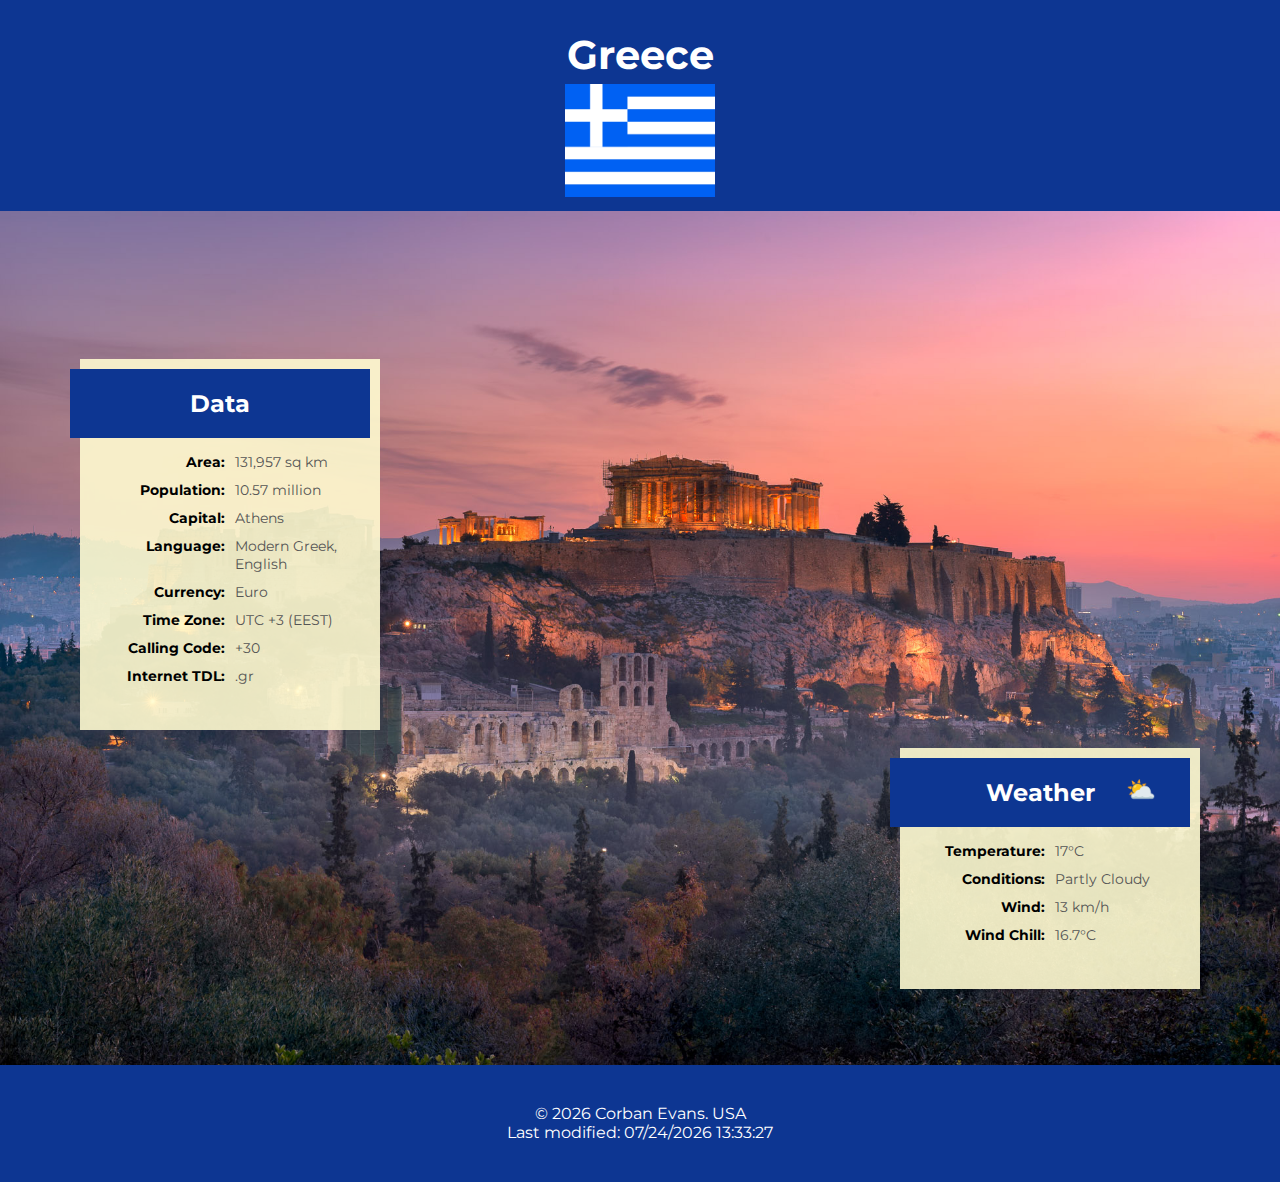
<file: place.html>
<!DOCTYPE html>
<html lang="en">
<head>
    <meta charset="UTF-8">
    <meta name="viewport" content="width=device-width, initial-scale=1.0">
    <title>Place | Greece</title>
    <meta name="author" content="Corban Evans">
    <meta name="description" content="Information about Greece">
    <link rel="stylesheet" href="styles/place.css">
    <link rel="stylesheet" href="styles/place-large.css">
    <link rel="preconnect" href="https://fonts.googleapis.com">
    <link rel="preconnect" href="https://fonts.gstatic.com" crossorigin>
    <link href="https://fonts.googleapis.com/css2?family=Montserrat:ital,wght@0,100..900;1,100..900&display=swap" rel="stylesheet">
    <script defer src="scripts/place.js"></script>
</head>
<body>
    <header>
        <h1>Greece</h1>
        <nav>
            <div class="image-logo">
                <img src="images/greek_flag.png" alt="Official Flag of Greece" width="150">
            </div>
        </nav>
    </header>
    <main>
        <div class="hero">
            <picture>
                <source srcset="images/greece_horizontal.jpg" media="(min-width: 1000px)">
                <img src="images/greece_vertical.jpg" alt="Landscape of Athens, Greece" width="500" height="250">
            </picture>
        </div>
        <div class="content-container">
            <div class="flexbox-item-1">
                <h2>Data</h2>
                <div class="label-container">
                    <div class="data-item">
                        <span class="label">Area:</span>
                        <span class="value">131,957 sq km</span>
                    </div>
                    <div class="data-item">
                        <span class="label">Population:</span>
                        <span class="value">10.57 million</span>
                    </div>
                    <div class="data-item">
                        <span class="label">Capital:</span>
                        <span class="value">Athens</span>
                    </div>
                    <div class="data-item">
                        <span class="label">Language:</span>
                        <span class="value">Modern Greek, English</span>
                    </div>
                    <div class="data-item">
                        <span class="label">Currency:</span>
                        <span class="value">Euro</span>
                    </div>
                    <div class="data-item">
                        <span class="label">Time Zone:</span>
                        <span class="value">UTC +3 (EEST)</span>
                    </div>
                    <div class="data-item">
                        <span class="label">Calling Code:</span>
                        <span class="value">+30</span>
                    </div>
                    <div class="data-item">
                        <span class="label">Internet TDL:</span>
                        <span class="value">.gr</span>
                    </div>
                </div>
            </div>
            <div class="flexbox-item-2">
                <h2 class="after">Weather</h2>
                <div class="image-weather">
                    <img src="images/weather_partly_cloudy_icon.svg" alt="weather sunny icon" width="150">
                </div>
                <div class="label-container">
                    <div class="data-item">
                        <span class="label">Temperature:</span>
                        <span id="temperature-info" class="value"></span>
                    </div>
                    <div class="data-item">
                        <span class="label">Conditions:</span>
                        <span class="value">Partly Cloudy</span>
                    </div>
                    <div class="data-item">
                        <span class="label">Wind:</span>
                        <span id="wind-speed" class="value"></span>
                    </div>
                    <div class="data-item">
                        <span class="label">Wind Chill:</span>
                        <span id="windchill-factor" class="value"></span>
                    </div>
                </div>
            </div>
        </div>
    </main>
    <footer>
        <p>&copy; <span id="currentyear"></span> Corban Evans. USA</p>
        <p id="lastModified"></p>
    </footer>
</body>
</html>
</file>
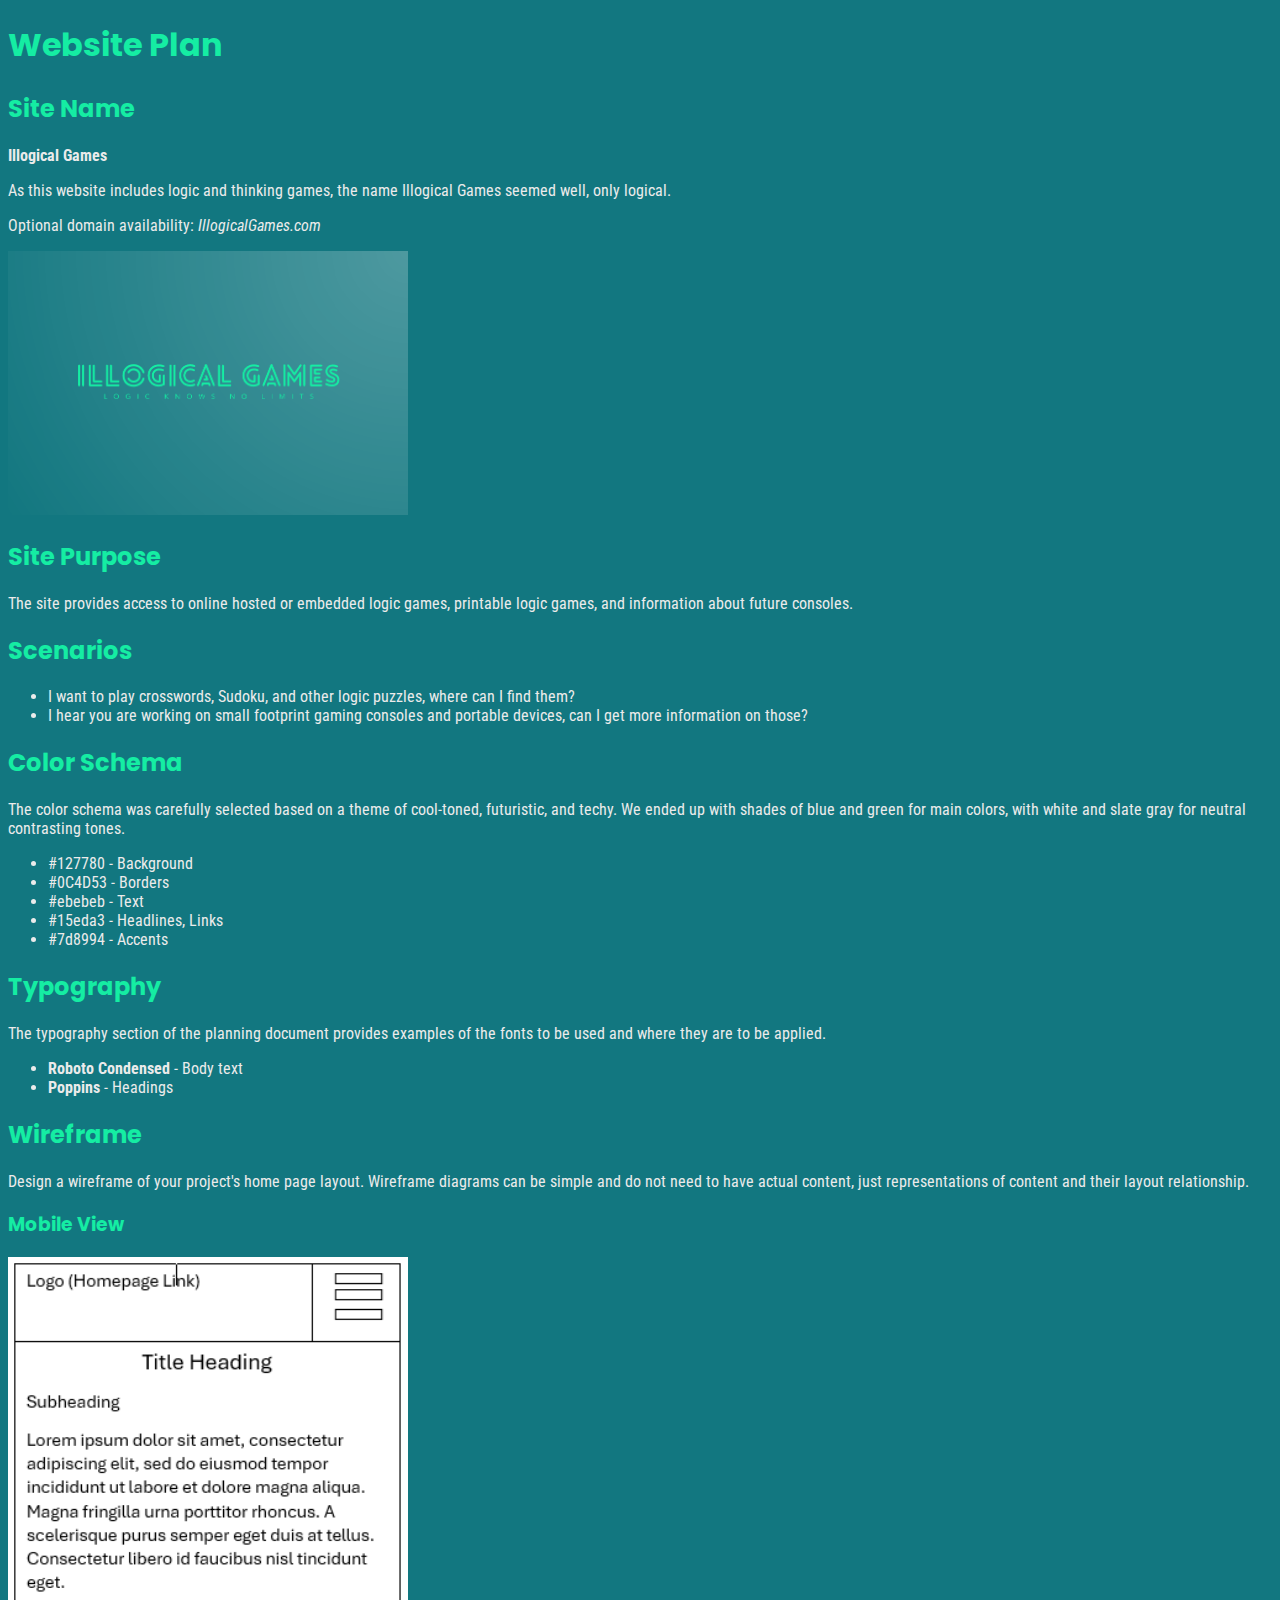
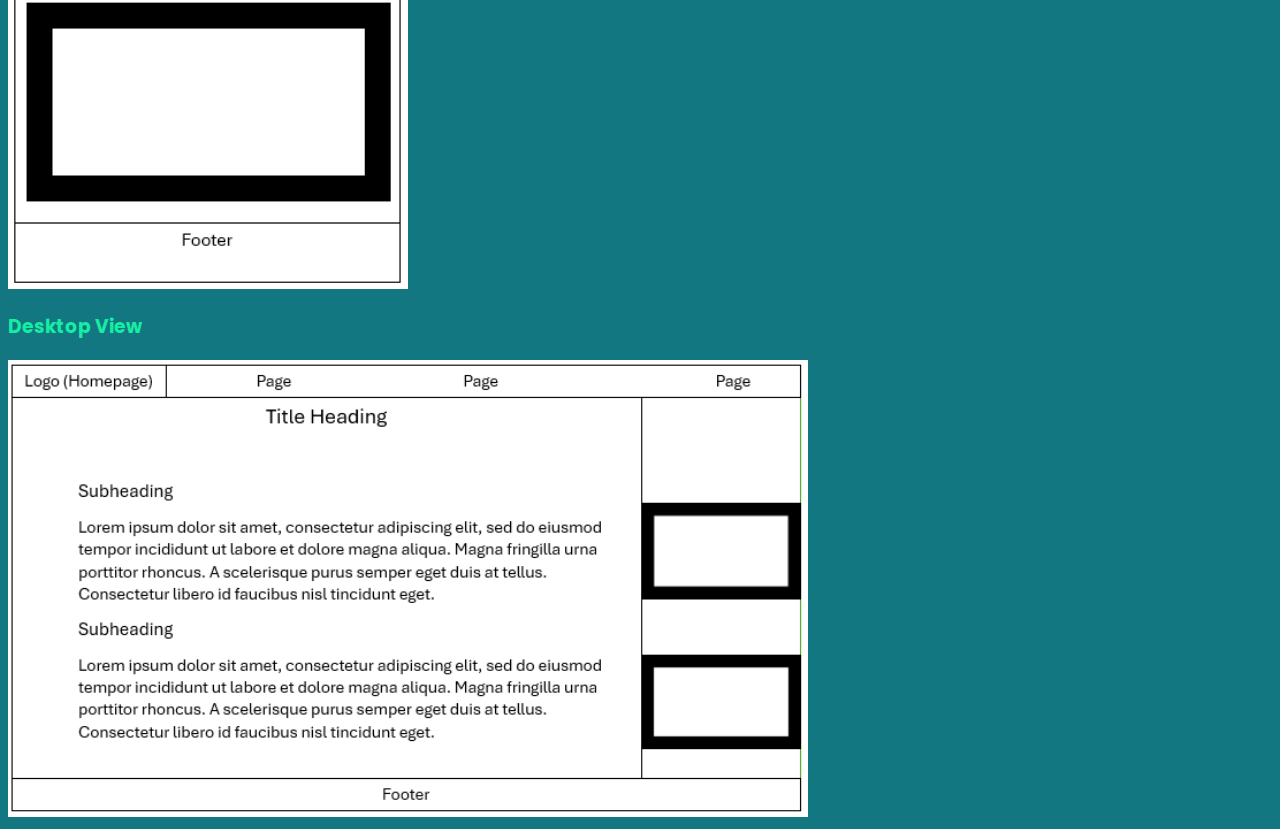
<file: project/siteplan.html>
<!DOCTYPE html>
<html lang="en">
<head>
    <meta charset="UTF-8">
    <meta name="viewport" content="width=device-width, initial-scale=1.0">
    <link rel="stylesheet" href="../project/styles/siteplan.css">
    <link rel="preconnect" href="https://fonts.googleapis.com">
    <link rel="preconnect" href="https://fonts.gstatic.com" crossorigin>
    <link href="https://fonts.googleapis.com/css2?family=Poppins:wght@900&family=Roboto+Condensed:ital,wght@0,100..900;1,100..900&display=swap" rel="stylesheet">
    <title>Website Plan</title>

</head>
<body>
    <div class="container">
        <h1>Website Plan</h1>

        <h2>Site Name</h2>
        <p><strong>Illogical Games</strong></p>
        <p>As this website includes logic and thinking games, the name Illogical Games seemed well, only logical.</p>
        <p>Optional domain availability: <em>IllogicalGames.com</em></p>
        <img src="../project/images/large_logo.png" alt="Company Logo Large" style="width:100%; max-width:400px;">

        <h2>Site Purpose</h2>
        <p>The site provides access to online hosted or embedded logic games, printable logic games, and information about future consoles.</p>

        <h2>Scenarios</h2>
        <ul>
            <li>I want to play crosswords, Sudoku, and other logic puzzles, where can I find them?</li>
            <li>I hear you are working on small footprint gaming consoles and portable devices, can I get more information on those?</li>
        </ul>

        <h2>Color Schema</h2>
        <p>The color schema was carefully selected based on a theme of cool-toned, futuristic, and techy. We ended up with shades of blue and green for main colors, with white and slate gray for neutral contrasting tones.</p>
        <ul>
            <li>#127780 - Background</li>
            <li>#0C4D53 - Borders</li>
            <li>#ebebeb - Text</li>
            <li>#15eda3 - Headlines, Links</li>
            <li>#7d8994 - Accents</li>
        </ul>

        <h2>Typography</h2>
        <p>The typography section of the planning document provides examples of the fonts to be used and where they are to be applied.</p>
        <ul>
            <li><strong>Roboto Condensed</strong> - Body text</li>
            <li><strong>Poppins</strong> - Headings</li>
        </ul>

        <h2>Wireframe</h2>
        <p>Design a wireframe of your project's home page layout. Wireframe diagrams can be simple and do not need to have actual content, just representations of content and their layout relationship.</p>
        <h3>Mobile View</h3>
        <img src="../project/images/wireframe_mobile.png" alt="Mobile View Wireframe" style="width:100%; max-width:400px;">
        <h3>Desktop View</h3>
        <img src="../project/images/wireframe_desktop.png" alt="Desktop View Wireframe" style="width:100%; max-width:800px;">
    </div>
</body>
</html>
</file>
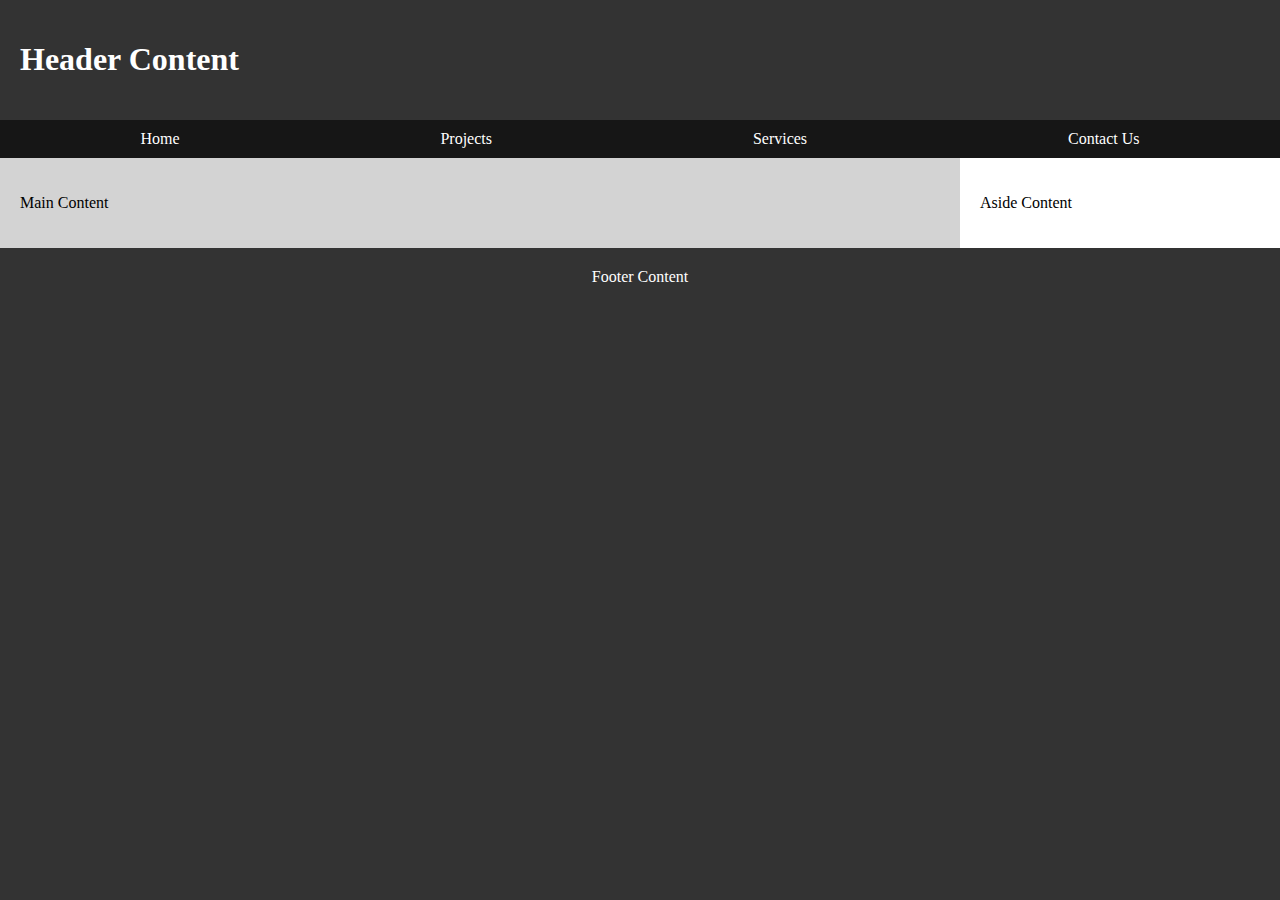
<file: week01/basic-layout.html>
<!DOCTYPE html>
<html lang="en">

<head>
    <link rel="stylesheet" href="styles/layout.css">
    <meta charset="UTF-8">
    <meta name="viewport" content="width=device-width, initial-scale=1.0">
    <title>Corban Evans WDD 131</title>
</head>

<body>
    <header>
        <h1>Header Content</h1>
        <nav>
            <a href="#" title="Home">Home</a>
            <a href="#" title="Projects">Projects</a>
            <a href="#" title="Services">Services</a>
            <a href="#" title="Contact Us">Contact Us</a>
        </nav>
    </header>

    <main>
        <div class="main-content" >
            <p>Main Content</p>
        </div>
        <div class="right-sidebar">
            <p>Aside Content</p> 
        </div>
    </main>
    <footer>Footer Content</footer>
</body>

</html>
</file>
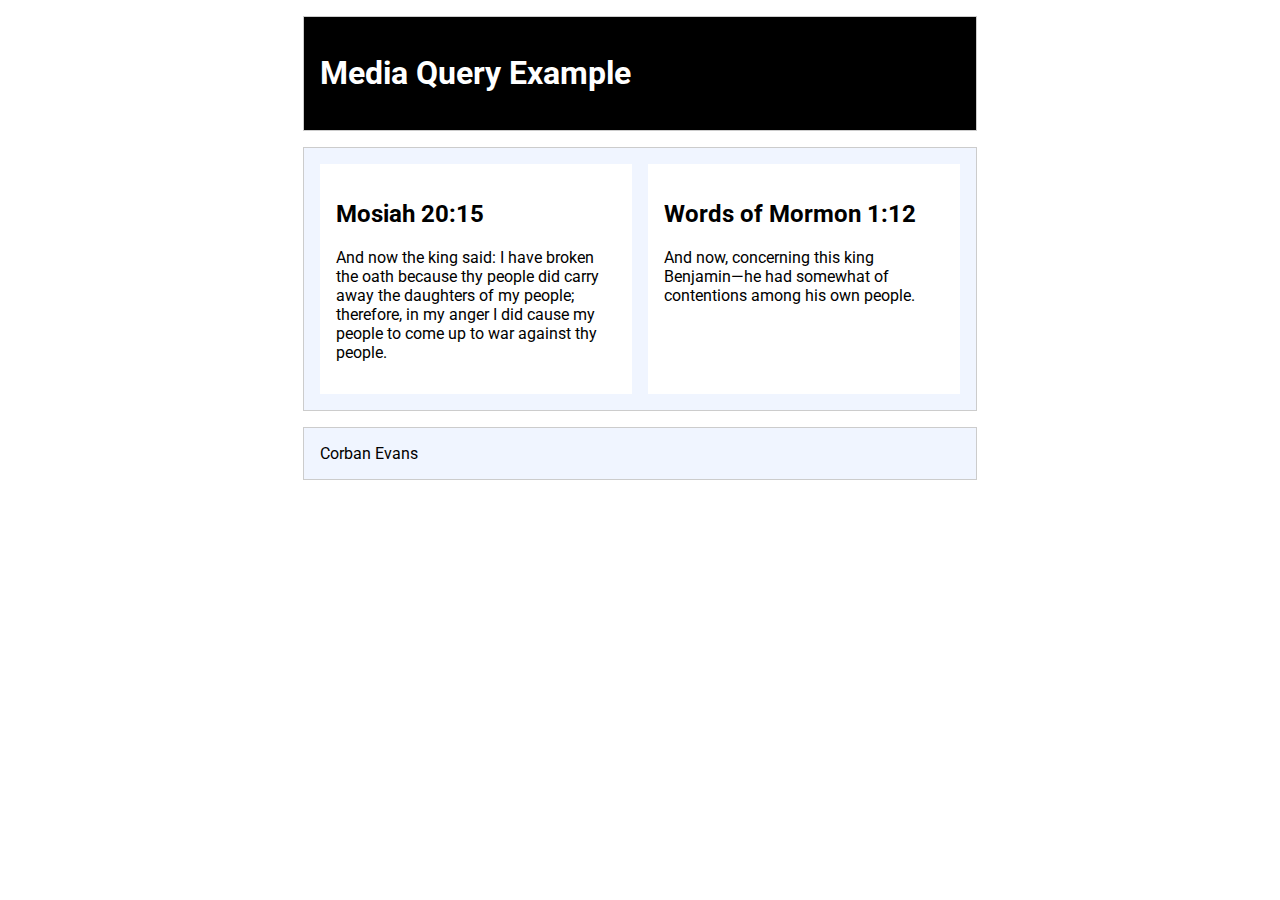
<file: week02/media-query.html>
<!DOCTYPE html>
<html lang="en">
<head>
    <meta charset="UTF-8">
    <meta name="viewport" content="width=device-width, initial-scale=1.0">
    <title>Media Query Example</title>
    <meta name="author" content="Corban Evans">
    <meta name="description" content="It is a media query example, oh what can I say more">
    <link rel="preconnect" href="https://fonts.googleapis.com">
    <link rel="preconnect" href="https://fonts.gstatic.com" crossorigin>
    <link href="https://fonts.googleapis.com/css2?family=Roboto&display=swap" rel="stylesheet">
    <link rel="stylesheet" href="styles/media-query.css">
    <link rel="stylesheet" href="styles/media-query-large.css">
</head>
    
<body>
    <header>
        <h1>Media Query Example</h1>
    </header>
    <main>
        <section>
            <h2>Mosiah 20:15</h2>
            <p>And now the king said: I have broken the oath because thy people did carry away the daughters of my people; therefore, in my anger I did cause my people to come up to war against thy people.</p>
        </section>
        <section>
            <h2>Words of Mormon 1:12</h2>
            <p>And now, concerning this king Benjamin—he had somewhat of contentions among his own people.</p>
        </section>
    </main>
    <footer>
        Corban Evans
    </footer>      
</body>
</html>
</file>
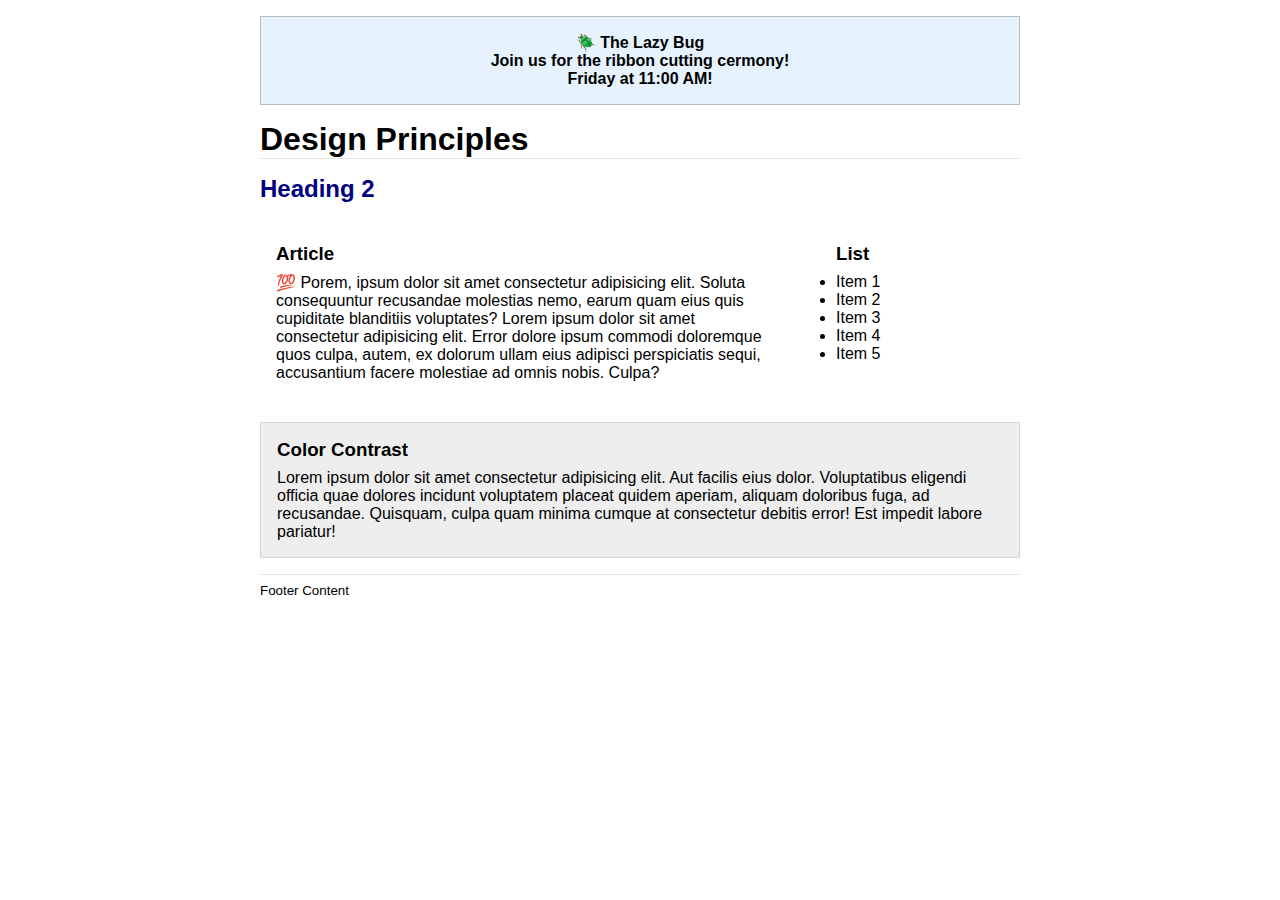
<file: week03/design.html>
<!DOCTYPE html>
<html lang="en">
<head>
    <meta charset="UTF-8">
    <meta name="viewport" content="width=device-width, initial-scale=1.0">
    <link rel="stylesheet" href="styles/design.css">
    <title>Design Principles</title>
</head>
<body>
    <header>
        <header>
        <div class="banner">🪲 The Lazy Bug<br>Join us for the ribbon cutting cermony!<br>Friday at 11:00 AM!</div>
        <h1>Design Principles</h1>
    </header>
    <main>
        <h2>Heading 2</h2>
        <section>
            <h3>Article</h3>
            <article>
                <p>💯 Porem, ipsum dolor sit amet consectetur adipisicing elit. Soluta consequuntur recusandae molestias nemo, earum quam eius quis cupiditate blanditiis voluptates? Lorem ipsum dolor sit amet consectetur adipisicing elit. Error dolore ipsum commodi doloremque quos culpa, autem, ex dolorum ullam eius adipisci perspiciatis sequi, accusantium facere molestiae ad omnis nobis. Culpa?</p>
            </article>
        </section>
        <section>
            <h3>List</h3>
            <ul>
                <li>Item 1</li>
                <li>Item 2</li>
                <li>Item 3</li>
                <li>Item 4</li>
                <li>Item 5</li>
            </ul>
        </section>
        <div class="callout">
            <h3>Color Contrast</h3>
            <p>Lorem ipsum dolor sit amet consectetur adipisicing elit. Aut facilis eius dolor. Voluptatibus eligendi officia quae dolores incidunt voluptatem placeat quidem aperiam, aliquam doloribus fuga, ad recusandae. Quisquam, culpa quam minima cumque at consectetur debitis error! Est impedit labore pariatur!</p>
        </div>
    </main>
    <footer>
        Footer Content
    </footer>
</body>
</html>
</file>
<file: styles/place.css>
:root {
    --colorPrimary: #0d3692;
    --colorSecondary: #ffeb43;
    --colorThird: #fffcd8;
    font-family: "Montserrat", sans-serif;
}

* {
    margin: 0;

}

header,
main,
footer {
	max-width: 760px;
	margin: 0 auto;
}

/* HEADER */

h1 {
    background-color: var(--colorPrimary);
    padding: 50px;
    color: white;
    text-align: center;
    margin-bottom: -45px;
    margin-top: 0;
}

nav {
    display: flex;
    justify-content: center;
    background-color: var(--colorPrimary);
}

.hero img {
    width: 100%;
    height: 100%;
    object-fit: cover;
  }

  /* MAIN */

.flexbox-item-1, .flexbox-item-2 {
    padding-bottom: 40px;
    border: 1px solid #cccccc;
    margin-top: -10px;
    background-color: var(--colorThird);
    row-gap: 10px;
}

h2 {
    display: grid;
    justify-content: center;
    padding: 20px;
    margin: 0;
    margin-left: 1px;
    margin-bottom: 10px;
    margin-top: 10px;
}

.data-item {
    display: flex;
    padding: 5px;
}

.label {
    font-weight: bold;
    margin-right: 5px;
    text-align: right;
    width: 50%;
    font-size: 14px;
}

.value {
    color: #555;
    text-align: left;
    width: 50%;
    font-size: 14px;
    margin-left: 5px;
}

.image-weather {
    display: flex;
    justify-content: center;
    margin-top: -20px;
}

/* FOOTER */

footer {
    background-color: var(--colorPrimary);
    color: white;
    text-align: center;
    padding: 20px;
}

footer p {
    margin: 0;
}

.highlight {
    color: yellow;
}
</file>
<file: styles/place-large.css>
* {
	margin: 0;
	padding: 0;
	box-sizing: border-box;
}

body {
    font-family: "Montserrat", sans-serif;
}

@media screen and (min-width: 1000px) {
    header, main, footer {
	max-width: 1920px;
	margin: 0 auto;
    }

    .hero source {
        width: 100%;
        height: 100%;
        object-fit: cover;
      }
    
    h1 {
        margin-top: -20px;
        font-size: 40px;
    }

    nav {
        padding-bottom: 10px;
    }

    .content-container {
        position: relative;
        display: flex;
        flex-wrap: wrap;
        justify-content: space-between;
    }

    /* .flexbox-item-1 {
        position: absolute;
        top: -800px;
        left: 50px;
        width: 20%;
        background-color: rgba(255, 251, 208, 0.9);
        border: none;
    }

    .flexbox-item-2 {
        position: absolute;
        bottom: 100px;
        right: 50px;
        width: 20%;
        background-color: rgba(255, 251, 208, 0.9);
        border: none;
    } */

    .flexbox-item-1,
    .flexbox-item-2 {
        width: 20%;
        height: auto;
        background-color: rgba(255, 251, 208, 0.9);
        border: none;
        min-width: 300px;
        min-height: 100px;
    }


    .image-weather {
        display: none;
    }

    .after::after {
        content: " ⛅";
        position: relative;
        left: 140px;
        top: -32px;
        margin-bottom: -30px;
    }

    h2 {
        width: 100%;
        background-color: var(--colorPrimary);
        margin-left: -10px;
        color: white;
    }

     /* Positioning for flexbox items */
     .flexbox-item-1 {
        position: absolute;
        top: -700px; /* Adjust top position */
        left: 80px; /* Adjust left position */
    }

    .flexbox-item-2 {
        position: absolute;
        bottom: 80px; /* Adjust bottom position */
        right: 80px; /* Adjust right position */
    }

    footer {
        padding-top: 40px;
        padding-bottom: 40px;
        margin-top: -5px;
    }
    
}
</file>
<file: project/styles/siteplan.css>
.poppins-black {
    font-family: "Poppins", sans-serif;
    font-weight: 500;
    font-style: normal;
  }

  /* <uniquifier>: Use a unique and descriptive class name*/
  /* <weight>: Use a value from 100 to 900*/
  
.roboto-condensed-normal {
    font-family: "Roboto Condensed", sans-serif;
    font-weight: 400;
    font-style: normal;
}

/* Background color */
body {
    background-color: #127780; /* Background */
}

/* Border color */
.border {
    border-color: #0C4D53; /* Borders */
}

/* Text color */
p, ul, li {
    color: #ebebeb; /* Text */
    font-family: "Roboto Condensed";
}

/* Headlines and Links color */
.headline, .link {
    color: #15eda3; /* Headlines, Links */
}

/* Accent color */
.accent {
    color: #7d8994; /* Accents */
}

h1, h2, h3 {
    color: #15eda3;
    font-family: "Poppins";
}

a {
    color: #15eda3;
}

.accent-box {
    color: #7d8994;
    border: 4px solid #0C4D53;
    background-color: #127780;
}
</file>
<file: week01/styles/layout.css>
body {
    display: grid;
    grid-template-rows: auto auto 1fr auto; /* Header, Nav, Main, Footer */
    grid-template-columns: 1fr; 
    min-height: 100vh; /* the body takes up at least the full height of the viewport */
    margin: 0; /* Remove default margin */
}

header {
    background-color: #333; 
    color: white; /* header text color */

    grid-column: 1 / -1; /* to make the header span the full width of the screen */
}

h1 {
    padding: 20px; 
}

nav {
    display: flex;
    justify-content: space-around;
    background-color: #161616; 
    padding: 10px; 
}

nav a {
    color: white;
    text-decoration: none;
}

main {
    display: grid;
    grid-template-columns: 3fr 1fr; /* Main content and sidebar */
    
}

.main-content {
    background-color: lightgray;
    padding: 20px;
}

.right-sidebar {
    padding: 20px;

}

footer {
    background-color: #333; 
    color: white; 
    padding: 20px; 
    grid-column: 1 / -1; 
    text-align: center;
}
</file>
<file: week02/styles/media-query.css>
body {
    font-family: 'Roboto', sans-serif;
  }
  

  header,
  main,
  footer {
    max-width: 640px;
    margin: 1rem auto;
    border: 1px solid #ccc;
    padding: 1rem;
    background-color: #f0f5ff; 
  }
  

  main {
    display: grid;
    grid-template-columns: 1fr; 
    gap: 1rem;
  }
  
 
  section {
    padding: 1rem;
    background-color: #fff; 
  }
</file>
<file: week02/styles/media-query-large.css>
@media screen and (min-width: 500px) {
    header {
      background-color: #000; 
      color: #fff; 
    }
  
    main {
      grid-template-columns: repeat(2, 1fr); 
    }
  }
</file>
<file: week03/styles/design.css>
* {
    box-sizing: border-box;
    margin: 0;
    padding: 0;
  }
  body {
  font-family: Roboto, helvetica, sans-serif;
  margin: 1rem;
  }
  
  header,
  main,
  footer {
    max-width: 760px;
    margin: 0 auto;
  }
  
  div.banner {
    border: 1px solid #bbb;
    padding: 1rem;
    background-color: rgb(230, 243, 254);
    font-weight: 700;
       word-break: break-word;
      text-align: center;
  }
  
  h1 {
    border-bottom: 1px solid rgba(0, 0, 0, 0.1);
    margin: 1rem 0;
  }
  
  main {
    display: grid;
    grid-template-columns: 1fr 200px;
    grid-gap: 1.5rem;
  }
  
  section {
      padding: 1rem;
  }
  
  h2 {
    color: navy;
    grid-column: 1/3;
  }
  
  h3 {
    margin-bottom: .5rem;
  }
  
  
  .callout {
    border:1px solid rgba(0, 0, 0, 0.1);
    color: #000;
    background-color: #eee;
    grid-column: 1/3;
    padding: 1rem;
  }
  
  footer {
    margin-top: 1rem;
    border-top: 1px solid rgba(0, 0, 0, 0.1);
    padding: .5rem 0;
    font-size: smaller;
  }
</file>
